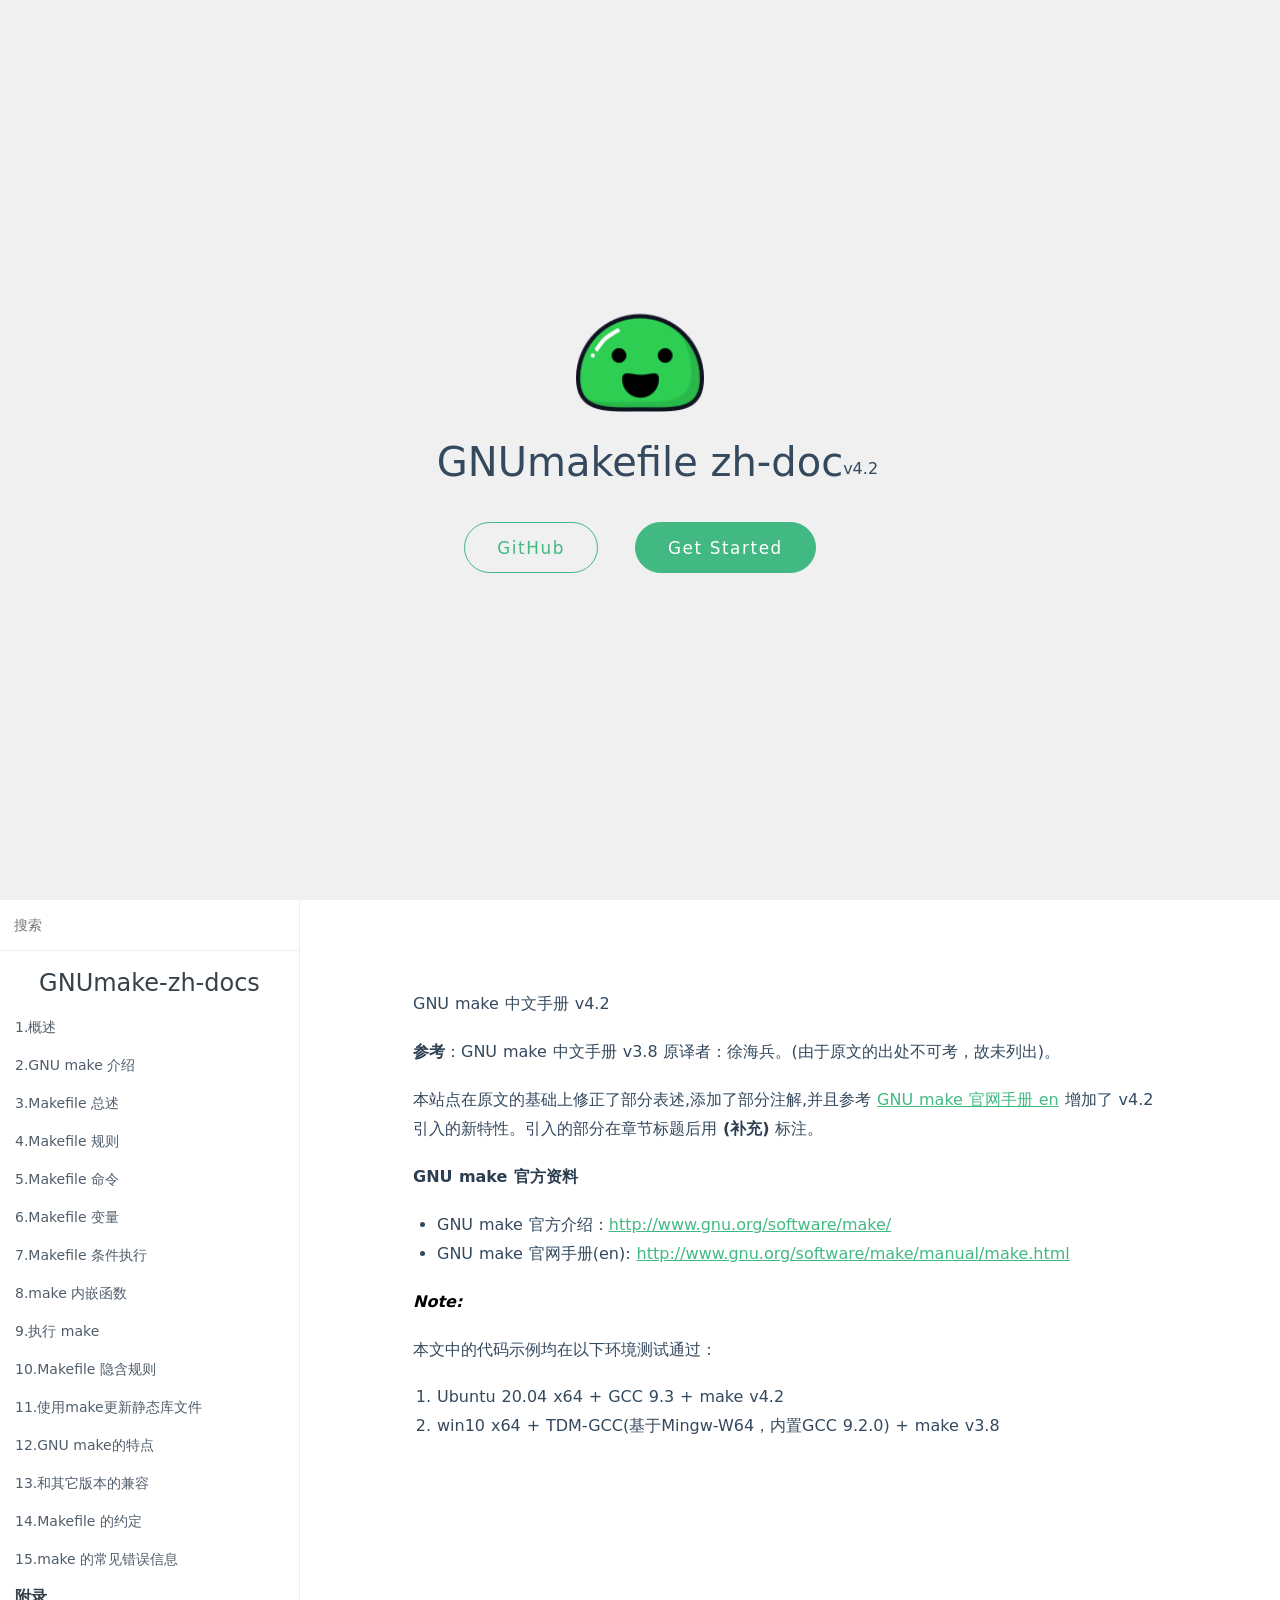
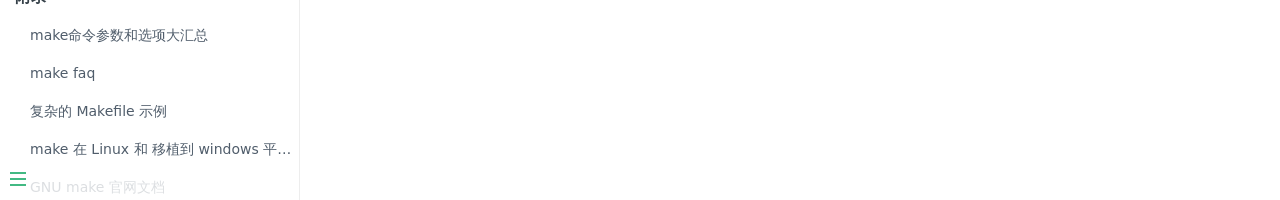
<file: docs/index.html>
<!DOCTYPE html>
<html lang="en">
<!-- offline -->
<head>
	<meta charset="UTF-8">
	<title>GNUmakefile 中文 doc</title>
	<link rel="icon" href="_media/favicon.ico">
	<meta http-equiv="X-UA-Compatible" content="IE=edge,chrome=1" />
	<meta name="description" content="Description">
	<meta name="viewport" content="width=device-width, initial-scale=1.0, minimum-scale=1.0">

	<!-- offline import -->
	<link rel="stylesheet" href="_style/vue.css">
	<link rel="stylesheet" href="_style/mermaid.min.css">
	<link rel="stylesheet" href="_style/katex.min.css">

	<!-- custom -->
	<link rel="stylesheet" href="./_style/_custom.min.css">

</head>

<body>
	<div id="app">loading...</div>

	<!-- offline import -->
	<script src="_scripts/mermaid.min.js"></script>

	<script>
		var num = 0;
		mermaid.initialize({
			startOnLoad: false
		});

		window.$docsify = {
			name: 'GNUmake-zh-docs',
			// repo: 'https://gitee.com/jmsword/gnumake-zh-docs',
			loadSidebar: true,
			// maxLevel: 4,
			subMaxLevel: 4,
			// loadNavbar: true,

			// alias: {
			//   '/.*/_sidebar.md': '/_sidebar.md'
			// }
			relativePath: false,
			coverpage: true,
			auto2top: true,
			// autoHeader: true,
			// executeScript: true,
			formatUpdated: '{YYYY}/{MM}/{DD} {HH}:{mm}',

			search: {
				paths: 'auto', // or 'auto'
				placeholder: {
					'/': '搜索'
				},
				noData: {
					'/': '找不到结果',
				}
			},
			markdown: {
				renderer: {
					code: function (code, lang) {
						if (lang === "mermaid") {
							return (
								'<div class="mermaid">' + mermaid.render('mermaid-svg-' + num++, code) + "</div>"
							);
						}
						return this.origin.code.apply(this, arguments);
					}
				}
			}
		}

		function set_iframe_height(h)
		{
			var nodes = document.getElementsByTagName("iframe");
			if (nodes) {
				for (let i = 0; i < nodes.length; i++) {
					nodes[i].height = h;
				}
			}

			return;
		}

		setTimeout(() => {
			console.log('set_iframe_width');
			set_iframe_height(550);
		}, 1000);

	</script>

	<!-- offline import -->
	<script src="_scripts/docsify-katex.js"></script>
	<script src="_scripts/docsify.min.js"></script>
	<script src="_scripts/search.min.js"></script>
	<script src="_scripts/prism-makefile.min.js"></script>
	<script src="_scripts/prism-c.min.js"></script>
	<script src="_scripts/zoom-image.min.js"></script>

</body>

</html>
</file>
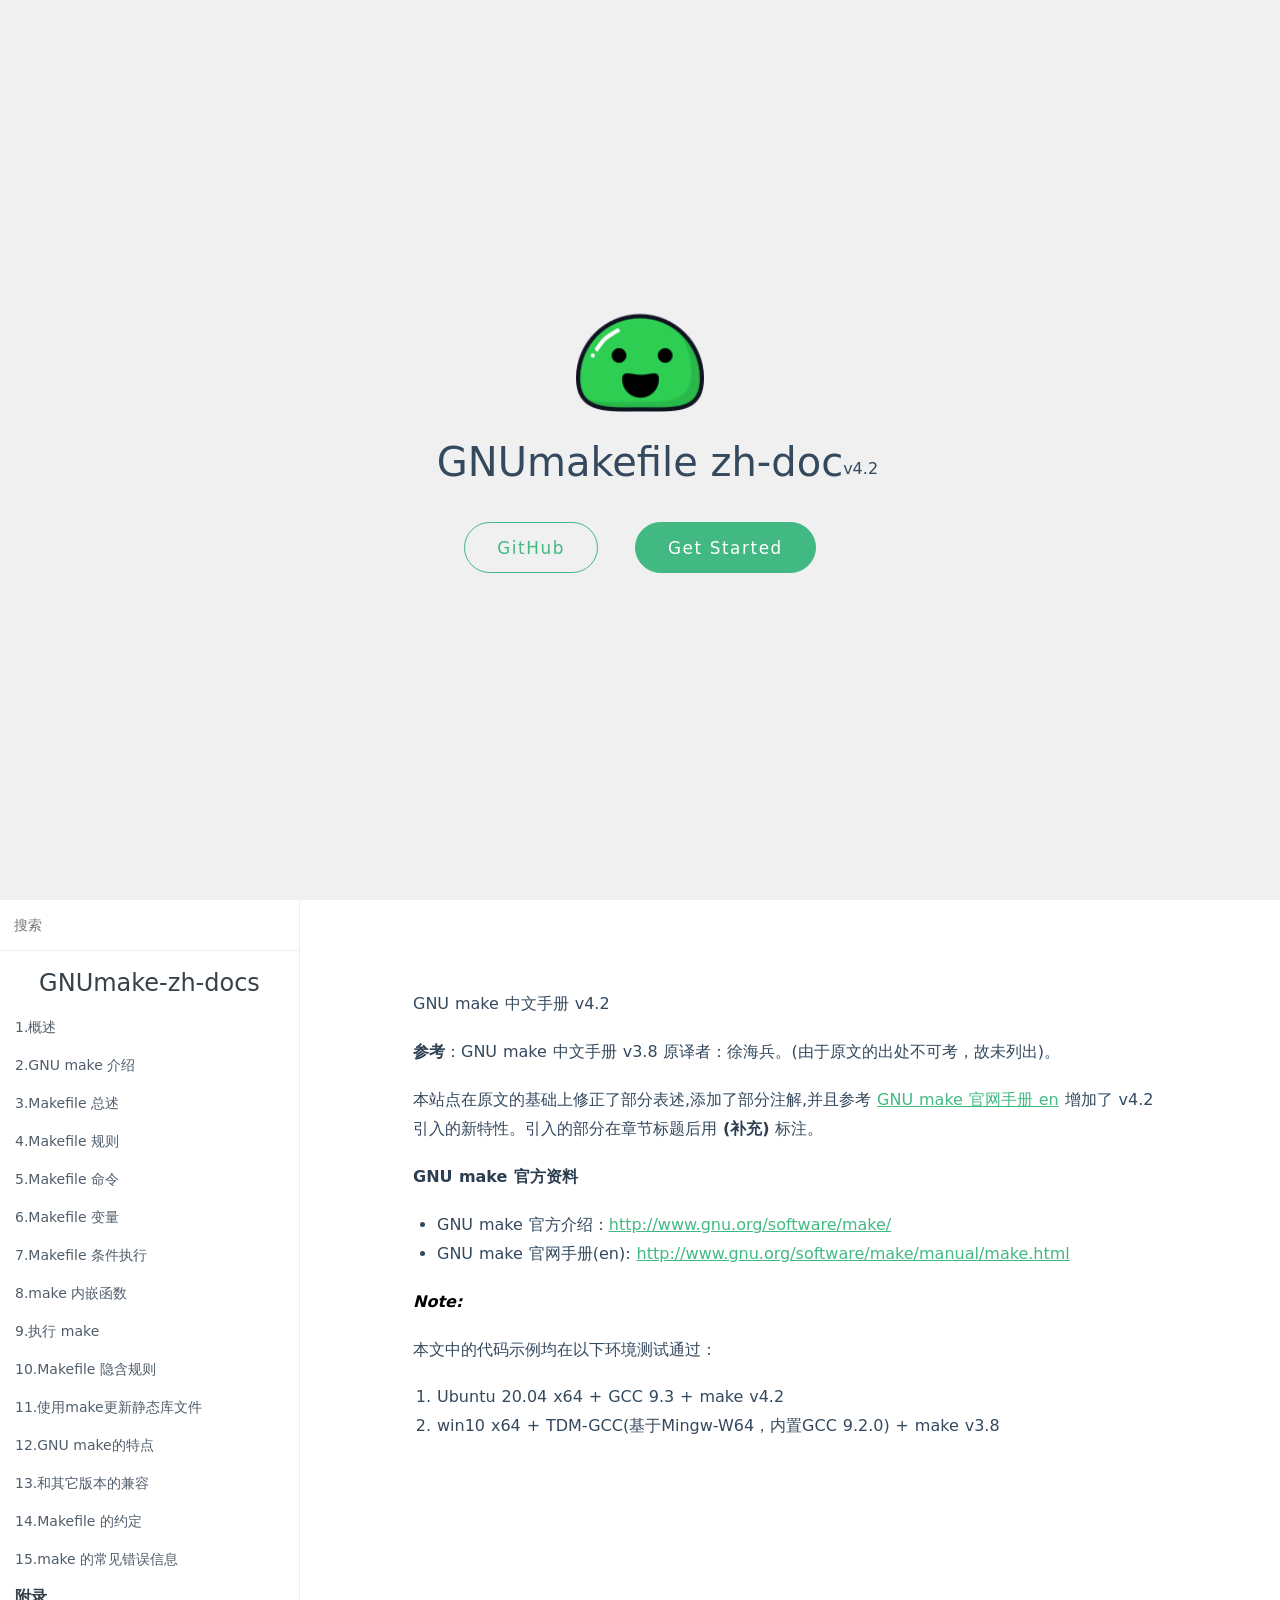
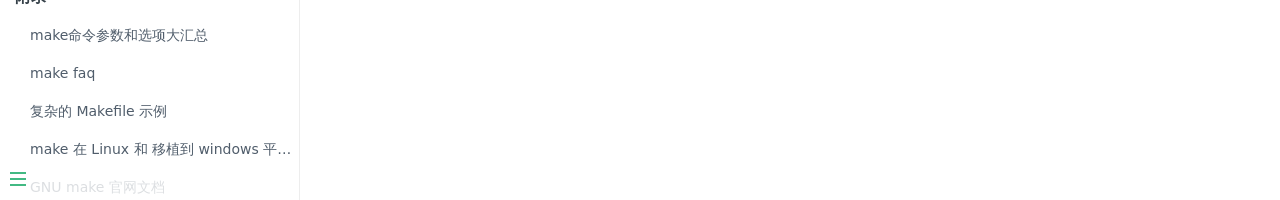
<file: docs/index-offline.html>
<!DOCTYPE html>
<html lang="en">
<!-- offline -->
<head>
	<meta charset="UTF-8">
	<title>GNUmakefile 中文 doc</title>
	<link rel="icon" href="_media/favicon.ico">
	<meta http-equiv="X-UA-Compatible" content="IE=edge,chrome=1" />
	<meta name="description" content="Description">
	<meta name="viewport" content="width=device-width, initial-scale=1.0, minimum-scale=1.0">

	<!-- offline import -->
	<link rel="stylesheet" href="_style/vue.css">
	<link rel="stylesheet" href="_style/mermaid.min.css">
	<link rel="stylesheet" href="_style/katex.min.css">

	<!-- custom -->
	<link rel="stylesheet" href="./_style/_custom.min.css">

</head>

<body>
	<div id="app">loading...</div>

	<!-- offline import -->
	<script src="_scripts/mermaid.min.js"></script>

	<script>
		var num = 0;
		mermaid.initialize({
			startOnLoad: false
		});

		window.$docsify = {
			name: 'GNUmake-zh-docs',
			// repo: 'https://gitee.com/jmsword/gnumake-zh-docs',
			loadSidebar: true,
			// maxLevel: 4,
			subMaxLevel: 4,
			// loadNavbar: true,

			// alias: {
			//   '/.*/_sidebar.md': '/_sidebar.md'
			// }
			relativePath: false,
			coverpage: true,
			auto2top: true,
			// autoHeader: true,
			// executeScript: true,
			formatUpdated: '{YYYY}/{MM}/{DD} {HH}:{mm}',

			search: {
				paths: 'auto', // or 'auto'
				placeholder: {
					'/': '搜索'
				},
				noData: {
					'/': '找不到结果',
				}
			},
			markdown: {
				renderer: {
					code: function (code, lang) {
						if (lang === "mermaid") {
							return (
								'<div class="mermaid">' + mermaid.render('mermaid-svg-' + num++, code) + "</div>"
							);
						}
						return this.origin.code.apply(this, arguments);
					}
				}
			}
		}

		function set_iframe_height(h)
		{
			var nodes = document.getElementsByTagName("iframe");
			if (nodes) {
				for (let i = 0; i < nodes.length; i++) {
					nodes[i].height = h;
				}
			}

			return;
		}

		setTimeout(() => {
			console.log('set_iframe_width');
			set_iframe_height(550);
		}, 1000);

	</script>

	<!-- offline import -->
	<script src="_scripts/docsify-katex.js"></script>
	<script src="_scripts/docsify.min.js"></script>
	<script src="_scripts/search.min.js"></script>
	<script src="_scripts/prism-makefile.min.js"></script>
	<script src="_scripts/prism-c.min.js"></script>
	<script src="_scripts/zoom-image.min.js"></script>

</body>

</html>
</file>
<file: docs/_style/vue.css>
@import url("https://fonts.googleapis.com/css?family=Roboto+Mono|Source+Sans+Pro:300,400,600");*{-webkit-font-smoothing:antialiased;-webkit-overflow-scrolling:touch;-webkit-tap-highlight-color:rgba(0,0,0,0);-webkit-text-size-adjust:none;-webkit-touch-callout:none;box-sizing:border-box}body:not(.ready){overflow:hidden}body:not(.ready) .app-nav,body:not(.ready)>nav,body:not(.ready) [data-cloak]{display:none}div#app{font-size:30px;font-weight:lighter;margin:40vh auto;text-align:center}div#app:empty:before{content:"Loading..."}.emoji{height:1.2rem;vertical-align:middle}.progress{background-color:var(--theme-color,#42b983);height:2px;left:0;position:fixed;right:0;top:0;transition:width .2s,opacity .4s;width:0;z-index:999999}.search .search-keyword,.search a:hover{color:var(--theme-color,#42b983)}.search .search-keyword{font-style:normal;font-weight:700}body,html{height:100%}body{-moz-osx-font-smoothing:grayscale;-webkit-font-smoothing:antialiased;color:#34495e;font-family:Source Sans Pro,Helvetica Neue,Arial,sans-serif;font-size:15px;letter-spacing:0;margin:0;overflow-x:hidden}img{max-width:100%}a[disabled]{cursor:not-allowed;opacity:.6}kbd{border:1px solid #ccc;border-radius:3px;display:inline-block;font-size:12px!important;line-height:12px;margin-bottom:3px;padding:3px 5px;vertical-align:middle}li input[type=checkbox]{margin:0 .2em .25em 0;vertical-align:middle}.app-nav{margin:25px 60px 0 0;position:absolute;right:0;text-align:right;z-index:10}.app-nav.no-badge{margin-right:25px}.app-nav p{margin:0}.app-nav>a{margin:0 1rem;padding:5px 0}.app-nav li,.app-nav ul{display:inline-block;list-style:none;margin:0}.app-nav a{color:inherit;font-size:16px;text-decoration:none;transition:color .3s}.app-nav a.active,.app-nav a:hover{color:var(--theme-color,#42b983)}.app-nav a.active{border-bottom:2px solid var(--theme-color,#42b983)}.app-nav li{display:inline-block;margin:0 1rem;padding:5px 0;position:relative;cursor:pointer}.app-nav li ul{background-color:#fff;border:1px solid;border-color:#ddd #ddd #ccc;border-radius:4px;box-sizing:border-box;display:none;max-height:calc(100vh - 61px);overflow-y:auto;padding:10px 0;position:absolute;right:-15px;text-align:left;top:100%;white-space:nowrap}.app-nav li ul li{display:block;font-size:14px;line-height:1rem;margin:8px 14px;white-space:nowrap}.app-nav li ul a{display:block;font-size:inherit;margin:0;padding:0}.app-nav li ul a.active{border-bottom:0}.app-nav li:hover ul{display:block}.github-corner{border-bottom:0;position:fixed;right:0;text-decoration:none;top:0;z-index:1}.github-corner:hover .octo-arm{-webkit-animation:octocat-wave .56s ease-in-out;animation:octocat-wave .56s ease-in-out}.github-corner svg{color:#fff;fill:var(--theme-color,#42b983);height:80px;width:80px}main{display:block;position:relative;width:100vw;height:100%;z-index:0}main.hidden{display:none}.anchor{display:inline-block;text-decoration:none;transition:all .3s}.anchor span{color:#34495e}.anchor:hover{text-decoration:underline}.sidebar{border-right:1px solid rgba(0,0,0,.07);overflow-y:auto;padding:40px 0 0;position:absolute;top:0;bottom:0;left:0;transition:transform .25s ease-out;width:300px;z-index:20}.sidebar>h1{margin:0 auto 1rem;font-size:1.5rem;font-weight:300;text-align:center}.sidebar>h1 a{color:inherit;text-decoration:none}.sidebar>h1 .app-nav{display:block;position:static}.sidebar .sidebar-nav{line-height:2em;padding-bottom:40px}.sidebar li.collapse .app-sub-sidebar{display:none}.sidebar ul{margin:0 0 0 15px;padding:0}.sidebar li>p{font-weight:700;margin:0}.sidebar ul,.sidebar ul li{list-style:none}.sidebar ul li a{border-bottom:none;display:block}.sidebar ul li ul{padding-left:20px}.sidebar::-webkit-scrollbar{width:4px}.sidebar::-webkit-scrollbar-thumb{background:transparent;border-radius:4px}.sidebar:hover::-webkit-scrollbar-thumb{background:hsla(0,0%,53.3%,.4)}.sidebar:hover::-webkit-scrollbar-track{background:hsla(0,0%,53.3%,.1)}.sidebar-toggle{background-color:transparent;background-color:hsla(0,0%,100%,.8);border:0;outline:none;padding:10px;position:absolute;bottom:0;left:0;text-align:center;transition:opacity .3s;width:284px;z-index:30;cursor:pointer}.sidebar-toggle:hover .sidebar-toggle-button{opacity:.4}.sidebar-toggle span{background-color:var(--theme-color,#42b983);display:block;margin-bottom:4px;width:16px;height:2px}body.sticky .sidebar,body.sticky .sidebar-toggle{position:fixed}.content{padding-top:60px;position:absolute;top:0;right:0;bottom:0;left:300px;transition:left .25s ease}.markdown-section{margin:0 auto;max-width:80%;padding:30px 15px 40px;position:relative}.markdown-section>*{box-sizing:border-box;font-size:inherit}.markdown-section>:first-child{margin-top:0!important}.markdown-section hr{border:none;border-bottom:1px solid #eee;margin:2em 0}.markdown-section iframe{border:1px solid #eee;width:1px;min-width:100%}.markdown-section table{border-collapse:collapse;border-spacing:0;display:block;margin-bottom:1rem;overflow:auto;width:100%}.markdown-section th{font-weight:700}.markdown-section td,.markdown-section th{border:1px solid #ddd;padding:6px 13px}.markdown-section tr{border-top:1px solid #ccc}.markdown-section p.tip,.markdown-section tr:nth-child(2n){background-color:#f8f8f8}.markdown-section p.tip{border-bottom-right-radius:2px;border-left:4px solid #f66;border-top-right-radius:2px;margin:2em 0;padding:12px 24px 12px 30px;position:relative}.markdown-section p.tip:before{background-color:#f66;border-radius:100%;color:#fff;content:"!";font-family:Dosis,Source Sans Pro,Helvetica Neue,Arial,sans-serif;font-size:14px;font-weight:700;left:-12px;line-height:20px;position:absolute;height:20px;width:20px;text-align:center;top:14px}.markdown-section p.tip code{background-color:#efefef}.markdown-section p.tip em{color:#34495e}.markdown-section p.warn{background:rgba(66,185,131,.1);border-radius:2px;padding:1rem}.markdown-section ul.task-list>li{list-style-type:none}body.close .sidebar{transform:translateX(-300px)}body.close .sidebar-toggle{width:auto}body.close .content{left:0}@media print{.app-nav,.github-corner,.sidebar,.sidebar-toggle{display:none}}@media screen and (max-width:768px){.github-corner,.sidebar,.sidebar-toggle{position:fixed}.app-nav{margin-top:16px}.app-nav li ul{top:30px}main{height:auto;overflow-x:hidden}.sidebar{left:-300px;transition:transform .25s ease-out}.content{left:0;max-width:100vw;position:static;padding-top:20px;transition:transform .25s ease}.app-nav,.github-corner{transition:transform .25s ease-out}.sidebar-toggle{background-color:transparent;width:auto;padding:30px 30px 10px 10px}body.close .sidebar{transform:translateX(300px)}body.close .sidebar-toggle{background-color:hsla(0,0%,100%,.8);transition:background-color 1s;width:284px;padding:10px}body.close .content{transform:translateX(300px)}body.close .app-nav,body.close .github-corner{display:none}.github-corner:hover .octo-arm{-webkit-animation:none;animation:none}.github-corner .octo-arm{-webkit-animation:octocat-wave .56s ease-in-out;animation:octocat-wave .56s ease-in-out}}@-webkit-keyframes octocat-wave{0%,to{transform:rotate(0)}20%,60%{transform:rotate(-25deg)}40%,80%{transform:rotate(10deg)}}@keyframes octocat-wave{0%,to{transform:rotate(0)}20%,60%{transform:rotate(-25deg)}40%,80%{transform:rotate(10deg)}}section.cover{align-items:center;background-position:50%;background-repeat:no-repeat;background-size:cover;height:100vh;width:100vw;display:none}section.cover.show{display:flex}section.cover.has-mask .mask{background-color:#fff;opacity:.8;position:absolute;top:0;height:100%;width:100%}section.cover .cover-main{flex:1;margin:-20px 16px 0;text-align:center;position:relative}section.cover a{color:inherit}section.cover a,section.cover a:hover{text-decoration:none}section.cover p{line-height:1.5rem;margin:1em 0}section.cover h1{color:inherit;font-size:2.5rem;font-weight:300;margin:.625rem 0 2.5rem;position:relative;text-align:center}section.cover h1 a{display:block}section.cover h1 small{bottom:-.4375rem;font-size:1rem;position:absolute}section.cover blockquote{font-size:1.5rem;text-align:center}section.cover ul{line-height:1.8;list-style-type:none;margin:1em auto;max-width:500px;padding:0}section.cover .cover-main>p:last-child a{border-radius:2rem;border:1px solid var(--theme-color,#42b983);box-sizing:border-box;color:var(--theme-color,#42b983);display:inline-block;font-size:1.05rem;letter-spacing:.1rem;margin:.5rem 1rem;padding:.75em 2rem;text-decoration:none;transition:all .15s ease}section.cover .cover-main>p:last-child a:last-child{background-color:var(--theme-color,#42b983);color:#fff}section.cover .cover-main>p:last-child a:last-child:hover{color:inherit;opacity:.8}section.cover .cover-main>p:last-child a:hover{color:inherit}section.cover blockquote>p>a{border-bottom:2px solid var(--theme-color,#42b983);transition:color .3s}section.cover blockquote>p>a:hover{color:var(--theme-color,#42b983)}.sidebar,body{background-color:#fff}.sidebar{color:#364149}.sidebar li{margin:6px 0}.sidebar ul li a{color:#505d6b;font-size:14px;font-weight:400;overflow:hidden;text-decoration:none;text-overflow:ellipsis;white-space:nowrap}.sidebar ul li a:hover{text-decoration:underline}.sidebar ul li ul{padding:0}.sidebar ul li.active>a{border-right:2px solid;color:var(--theme-color,#42b983);font-weight:600}.app-sub-sidebar li:before{content:"-";padding-right:4px;float:left}.markdown-section h1,.markdown-section h2,.markdown-section h3,.markdown-section h4,.markdown-section strong{color:#2c3e50;font-weight:600}.markdown-section a{color:var(--theme-color,#42b983);font-weight:600}.markdown-section h1{font-size:2rem;margin:0 0 1rem}.markdown-section h2{font-size:1.75rem;margin:45px 0 .8rem}.markdown-section h3{font-size:1.5rem;margin:40px 0 .6rem}.markdown-section h4{font-size:1.25rem}.markdown-section h5{font-size:1rem}.markdown-section h6{color:#777;font-size:1rem}.markdown-section figure,.markdown-section p{margin:1.2em 0}.markdown-section ol,.markdown-section p,.markdown-section ul{line-height:1.6rem;word-spacing:.05rem}.markdown-section ol,.markdown-section ul{padding-left:1.5rem}.markdown-section blockquote{border-left:4px solid var(--theme-color,#42b983);color:#858585;margin:2em 0;padding-left:20px}.markdown-section blockquote p{font-weight:600;margin-left:0}.markdown-section iframe{margin:1em 0}.markdown-section em{color:#7f8c8d}.markdown-section code,.markdown-section output:after,.markdown-section pre{font-family:Roboto Mono,Monaco,courier,monospace}.markdown-section code,.markdown-section pre{background-color:#f8f8f8}.markdown-section output,.markdown-section pre{margin:1.2em 0;position:relative}.markdown-section output,.markdown-section pre>code{border-radius:2px;display:block}.markdown-section output:after,.markdown-section pre>code{-moz-osx-font-smoothing:initial;-webkit-font-smoothing:initial}.markdown-section code{border-radius:2px;color:#e96900;margin:0 2px;padding:3px 5px;white-space:pre-wrap}.markdown-section>:not(h1):not(h2):not(h3):not(h4):not(h5):not(h6) code{font-size:.8rem}.markdown-section pre{padding:0 1.4rem;line-height:1.5rem;overflow:auto;word-wrap:normal}.markdown-section pre>code{color:#525252;font-size:.8rem;padding:2.2em 5px;line-height:inherit;margin:0 2px;max-width:inherit;overflow:inherit;white-space:inherit}.markdown-section output{padding:1.7rem 1.4rem;border:1px dotted #ccc}.markdown-section output>:first-child{margin-top:0}.markdown-section output>:last-child{margin-bottom:0}.markdown-section code:after,.markdown-section code:before,.markdown-section output:after,.markdown-section output:before{letter-spacing:.05rem}.markdown-section output:after,.markdown-section pre:after{color:#ccc;font-size:.6rem;font-weight:600;height:15px;line-height:15px;padding:5px 10px 0;position:absolute;right:0;text-align:right;top:0;content:attr(data-lang)}.token.cdata,.token.comment,.token.doctype,.token.prolog{color:#8e908c}.token.namespace{opacity:.7}.token.boolean,.token.number{color:#c76b29}.token.punctuation{color:#525252}.token.property{color:#c08b30}.token.tag{color:#2973b7}.token.string{color:var(--theme-color,#42b983)}.token.selector{color:#6679cc}.token.attr-name{color:#2973b7}.language-css .token.string,.style .token.string,.token.entity,.token.url{color:#22a2c9}.token.attr-value,.token.control,.token.directive,.token.unit{color:var(--theme-color,#42b983)}.token.function,.token.keyword{color:#e96900}.token.atrule,.token.regex,.token.statement{color:#22a2c9}.token.placeholder,.token.variable{color:#3d8fd1}.token.deleted{text-decoration:line-through}.token.inserted{border-bottom:1px dotted #202746;text-decoration:none}.token.italic{font-style:italic}.token.bold,.token.important{font-weight:700}.token.important{color:#c94922}.token.entity{cursor:help}code .token{-moz-osx-font-smoothing:initial;-webkit-font-smoothing:initial;min-height:1.5rem;position:relative;left:auto}
</file>
<file: docs/_style/mermaid.min.css>
.mermaid .label{color:#333}.node circle,.node ellipse,.node polygon,.node rect{fill:#ececff;stroke:#ccf;stroke-width:1px}.arrowheadPath{fill:#333}.edgePath .path{stroke:#333}.edgeLabel{background-color:#e8e8e8}.cluster rect{fill:#ffffde!important;stroke:#aa3!important;stroke-width:1px!important}.cluster text{fill:#333}.actor{stroke:#ccf;fill:#ececff}text.actor{fill:#000;stroke:none}.actor-line{stroke:grey}.messageLine0{stroke-width:1.5;stroke-dasharray:"2 2";marker-end:"url(#arrowhead)";stroke:#333}.messageLine1{stroke-width:1.5;stroke-dasharray:"2 2";stroke:#333}#arrowhead{fill:#333}#crosshead path{fill:#333!important;stroke:#333!important}.messageText{fill:#333;stroke:none}.labelBox{stroke:#ccf;fill:#ececff}.labelText{fill:#000;stroke:none}.loopText{fill:#000;stroke:none}.loopLine{stroke-width:2;stroke-dasharray:"2 2";marker-end:"url(#arrowhead)";stroke:#ccf}.note{stroke:#aa3;fill:#fff5ad}.noteText{fill:#000;stroke:none;font-family:'trebuchet ms',verdana,arial;font-size:14px}.section{stroke:none;opacity:.2}.section0{fill:rgba(102,102,255,.49)}.section2{fill:#fff400}.section1,.section3{fill:#fff;opacity:.2}.sectionTitle0{fill:#333}.sectionTitle1{fill:#333}.sectionTitle2{fill:#333}.sectionTitle3{fill:#333}.sectionTitle{text-anchor:start;font-size:11px;text-height:14px}.grid .tick{stroke:#d3d3d3;opacity:.3;shape-rendering:crispEdges}.grid path{stroke-width:0}.today{fill:none;stroke:red;stroke-width:2px}.task{stroke-width:2}.taskText{text-anchor:middle;font-size:11px}.taskTextOutsideRight{fill:#000;text-anchor:start;font-size:11px}.taskTextOutsideLeft{fill:#000;text-anchor:end;font-size:11px}.taskText0,.taskText1,.taskText2,.taskText3{fill:#fff}.task0,.task1,.task2,.task3{fill:#8a90dd;stroke:#534fbc}.taskTextOutside0,.taskTextOutside2{fill:#000}.taskTextOutside1,.taskTextOutside3{fill:#000}.active0,.active1,.active2,.active3{fill:#bfc7ff;stroke:#534fbc}.activeText0,.activeText1,.activeText2,.activeText3{fill:#000!important}.done0,.done1,.done2,.done3{stroke:grey;fill:#d3d3d3;stroke-width:2}.doneText0,.doneText1,.doneText2,.doneText3{fill:#000!important}.crit0,.crit1,.crit2,.crit3{stroke:#f88;fill:red;stroke-width:2}.activeCrit0,.activeCrit1,.activeCrit2,.activeCrit3{stroke:#f88;fill:#bfc7ff;stroke-width:2}.doneCrit0,.doneCrit1,.doneCrit2,.doneCrit3{stroke:#f88;fill:#d3d3d3;stroke-width:2;cursor:pointer;shape-rendering:crispEdges}.doneCritText0,.doneCritText1,.doneCritText2,.doneCritText3{fill:#000!important}.activeCritText0,.activeCritText1,.activeCritText2,.activeCritText3{fill:#000!important}.titleText{text-anchor:middle;font-size:18px;fill:#000}g.classGroup text{fill:#9370db;stroke:none;font-family:'trebuchet ms',verdana,arial;font-size:10px}g.classGroup rect{fill:#ececff;stroke:#9370db}g.classGroup line{stroke:#9370db;stroke-width:1}svg .classLabel .box{stroke:none;stroke-width:0;fill:#ececff;opacity:.5}svg .classLabel .label{fill:#9370db;font-size:10px}.relation{stroke:#9370db;stroke-width:1;fill:none}.composition{fill:#9370db;stroke:#9370db;stroke-width:1}#compositionStart{fill:#9370db;stroke:#9370db;stroke-width:1}#compositionEnd{fill:#9370db;stroke:#9370db;stroke-width:1}.aggregation{fill:#ececff;stroke:#9370db;stroke-width:1}#aggregationStart{fill:#ececff;stroke:#9370db;stroke-width:1}#aggregationEnd{fill:#ececff;stroke:#9370db;stroke-width:1}#dependencyStart{fill:#9370db;stroke:#9370db;stroke-width:1}#dependencyEnd{fill:#9370db;stroke:#9370db;stroke-width:1}#extensionStart{fill:#9370db;stroke:#9370db;stroke-width:1}#extensionEnd{fill:#9370db;stroke:#9370db;stroke-width:1}.node text{font-family:'trebuchet ms',verdana,arial;font-size:14px}div.mermaidTooltip{position:absolute;text-align:center;max-width:200px;padding:2px;font-family:'trebuchet ms',verdana,arial;font-size:12px;background:#ffffde;border:1px solid #aa3;border-radius:2px;pointer-events:none;z-index:100}
</file>
<file: docs/_style/_custom.min.css>
:root{--base-font-size:16px;--base-text-color:#34495e;--base-font-family:-apple-system,system-ui,BlinkMacSystemFont,"Helvetica Neue","PingFang SC","Hiragino Sans GB","Microsoft YaHei",Arial,sans-serif;--base-code-font-family:"Source Code Pro",Consolas,Menlo,Monaco,"Courier New",monospace;--base-code-font-size:14px}body{font-family:var(--base-font-family);font-size:var(--base-font-size,16px);line-height:var(--base-line-height,1.5em);color:var(--base-text-color,#34495e)}.markdown-section a{font-weight:unset}.markdown-section ol,.markdown-section p,.markdown-section ul{line-height:1.8em}.markdown-section em{color:#000}code{font-family:var(--base-code-font-family, "SF Mono", Monaco, Menlo, Consolas, "Ubuntu Mono", "Liberation Mono", "DejaVu Sans Mono", "Courier New", monospace);tab-size:4;-moz-tab-size:4;-o-tab-size:4}.markdown-section>:not(h1):not(h2):not(h3):not(h4):not(h5):not(h6) code{font-size:var(--base-code-font-size)}.token.directive-hash,.token.directive.keyword{color:#2b91af}.token.function{color:#a31515}.token.keyword{color:#00f}.token.comment{color:green}.token.string{color:#a31515}
</file>
